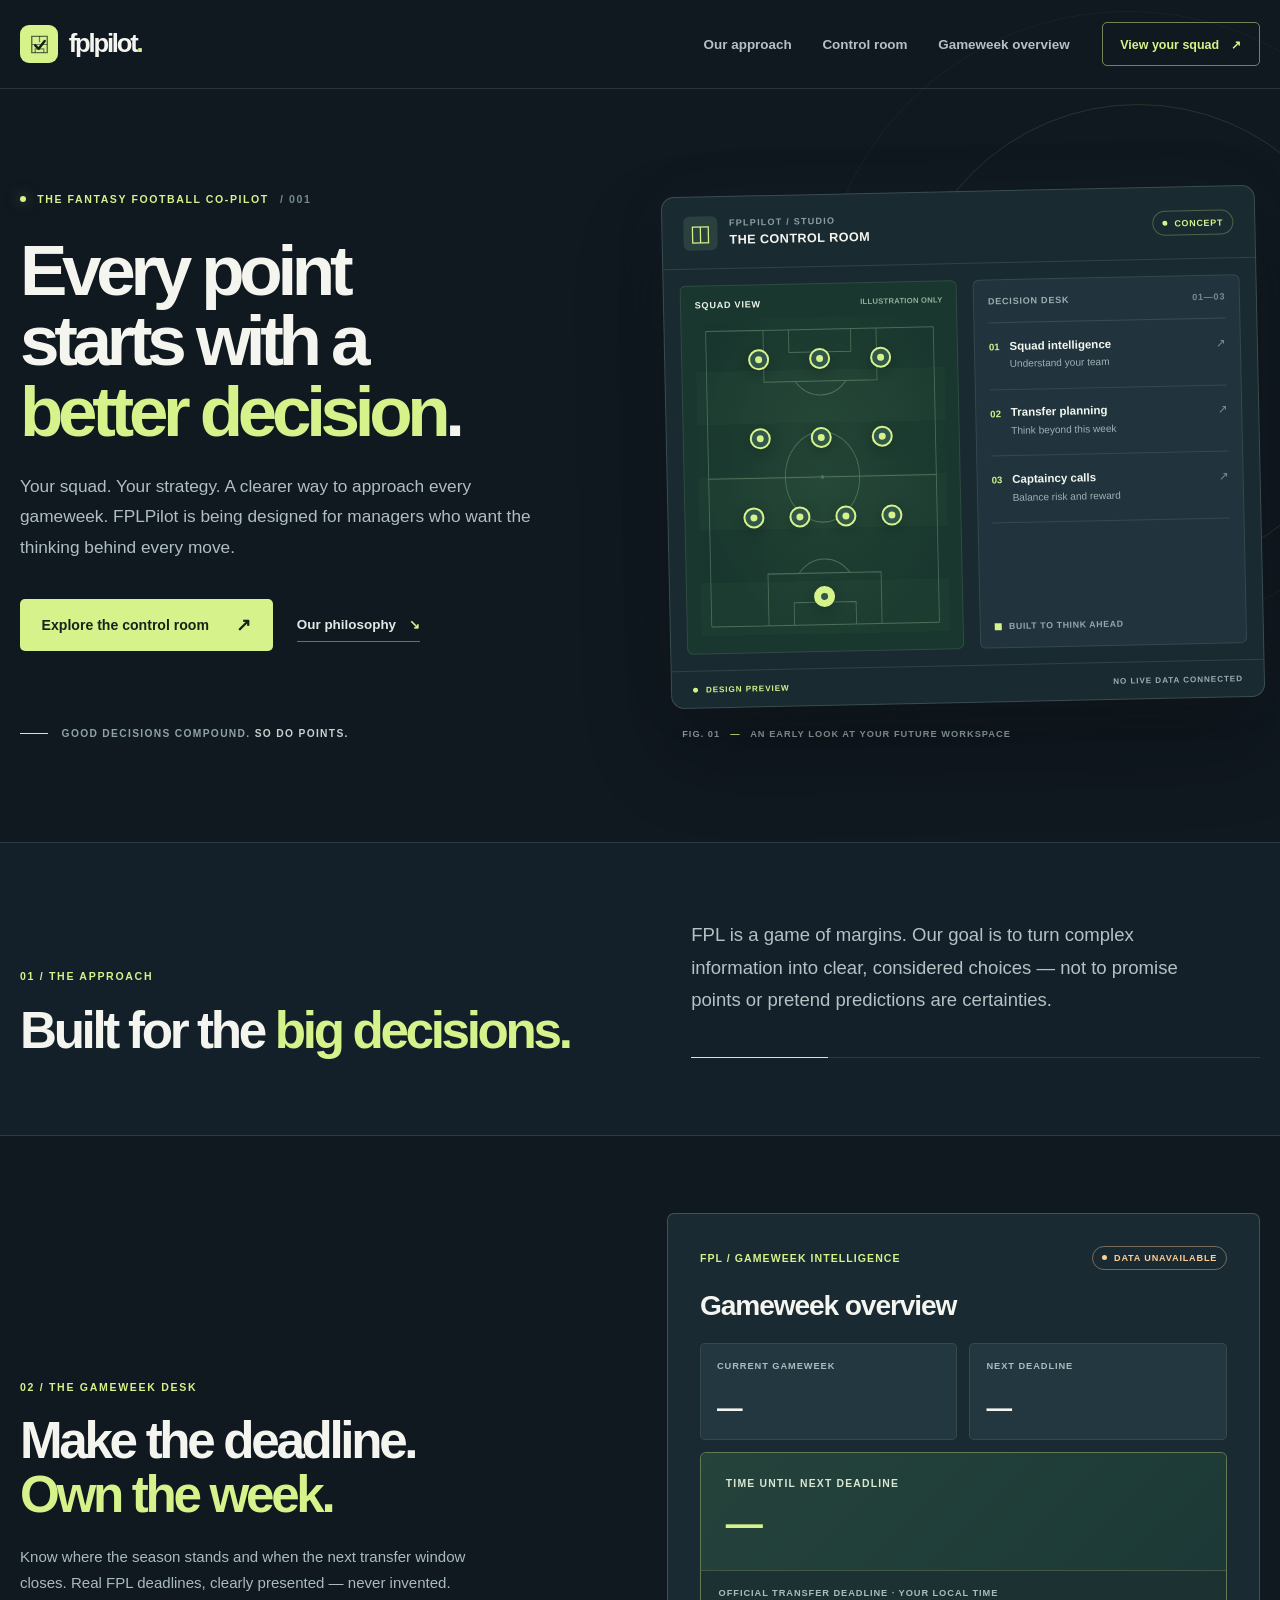
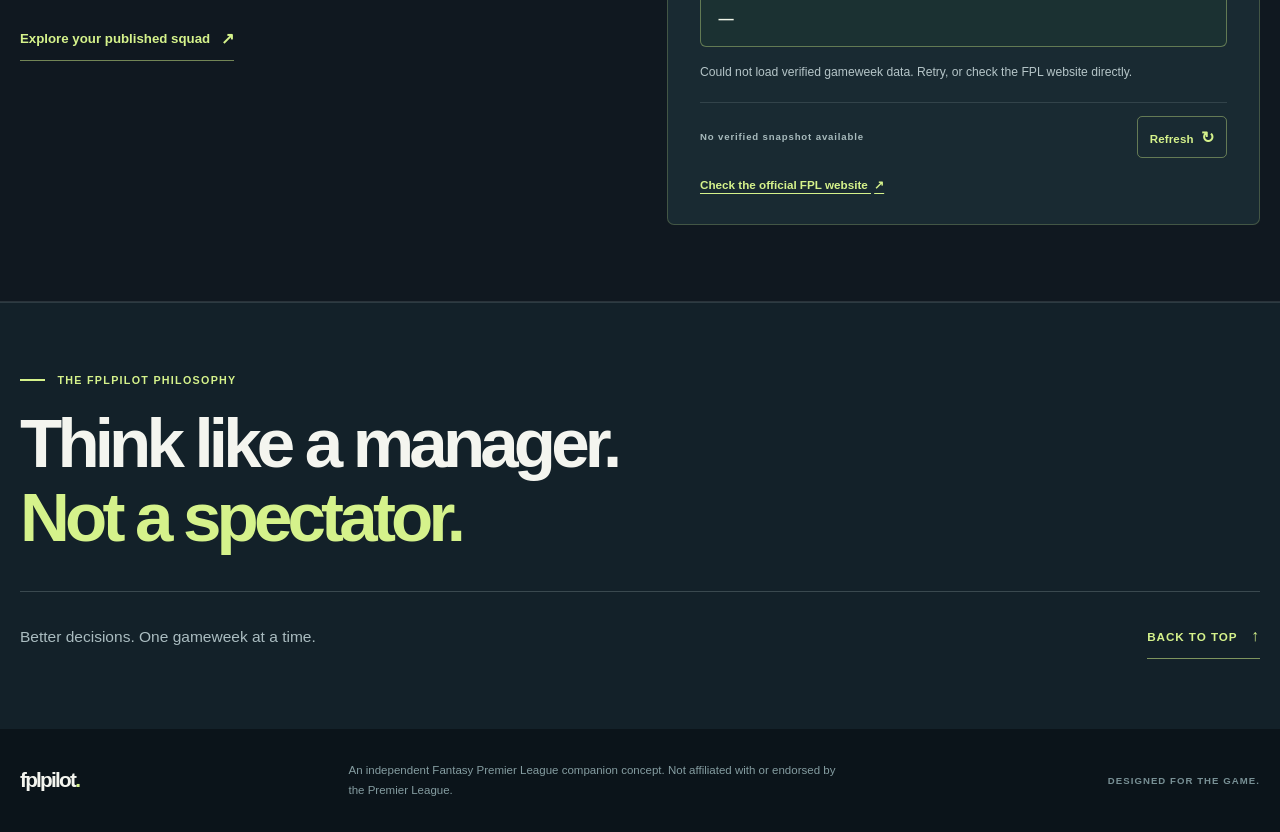
<file: index.html>
<!doctype html>
<html lang="en">
<head>
  <meta charset="utf-8">
  <meta name="viewport" content="width=device-width, initial-scale=1, viewport-fit=cover">
  <meta name="theme-color" content="#101820">
  <meta name="description" content="FPLPilot — a thoughtfully designed home for smarter Fantasy Premier League decisions. Discover the future of your gameweek control room.">
  <title>FPLPilot — Every Point Starts With a Better Decision</title>
  <link rel="icon" href="favicon.svg" type="image/svg+xml">
  <link rel="stylesheet" href="styles.css">
  <script src="gameweek.js" defer></script>
</head>
<body>
  <a class="skip-link" href="#main">Skip to content</a>
  <div class="site-shell" id="top">
    <header class="site-header">
      <div class="container header-inner">
        <a class="brand" href="#top" aria-label="FPLPilot — back to top">
          <span class="brand-mark" aria-hidden="true">
            <svg viewBox="0 0 36 36" fill="none" focusable="false">
              <path d="M9 8.5h18v19H9z" stroke="currentColor" stroke-width="1.6" opacity=".64"/>
              <path d="M9 18h18M18 8.5v7M13 27.5v-4.5h10v4.5" stroke="currentColor" stroke-width="1.4" opacity=".55"/>
              <path d="m13 19 4 4 7-9" stroke="currentColor" stroke-width="2.8" stroke-linecap="round" stroke-linejoin="round"/>
            </svg>
          </span>
          <span class="brand-word">fplpilot<span class="brand-period">.</span></span>
        </a>

        <nav class="desktop-nav" aria-label="Main navigation">
          <a href="#about">Our approach</a>
          <a href="#workspace">Control room</a>
          <a href="#roadmap">Gameweek overview</a>
        </nav>
        <a class="header-link" href="squad.html">View your squad <span aria-hidden="true">↗</span></a>

        <details class="mobile-nav">
          <summary aria-label="Open navigation menu">
            <span class="menu-lines" aria-hidden="true"><span></span><span></span></span>
          </summary>
          <nav class="mobile-nav-panel" aria-label="Mobile navigation">
            <a href="#about">Our approach</a>
            <a href="#workspace">Control room</a>
            <a href="#roadmap">Gameweek overview</a>
            <a href="squad.html">Squad intelligence</a>
          </nav>
        </details>
      </div>
    </header>

    <main id="main">
      <section class="hero container" aria-labelledby="hero-title">
        <div class="hero-copy">
          <div class="eyebrow"><span class="signal-dot" aria-hidden="true"></span> THE FANTASY FOOTBALL CO-PILOT <span class="eyebrow-index">/ 001</span></div>
          <h1 id="hero-title">Every point starts with a <em>better decision<span class="heading-stop">.</span></em></h1>
          <p class="hero-description"><span class="hero-description-full">Your squad. Your strategy. A clearer way to approach every gameweek. FPLPilot is being designed for managers who want the thinking behind every move.</span><span class="hero-description-compact">Smarter strategy for every gameweek.</span></p>
          <div class="hero-actions">
            <a class="button button-primary" href="#workspace">Explore the control room <span aria-hidden="true">↗</span></a>
            <a class="text-link" href="#about">Our philosophy <span aria-hidden="true">↘</span></a>
          </div>
          <div class="hero-footnote"><span class="hero-footnote-line" aria-hidden="true"></span><span>GOOD DECISIONS COMPOUND. <strong>SO DO POINTS.</strong></span></div>
        </div>

        <div class="hero-visual" id="workspace">
          <div class="visual-orbit orbit-one" aria-hidden="true"></div>
          <div class="visual-orbit orbit-two" aria-hidden="true"></div>
          <div class="studio-card">
            <div class="studio-topline">
              <div class="studio-title-group">
                <span class="studio-symbol" aria-hidden="true">◫</span>
                <div><span class="studio-kicker">FPLPILOT / STUDIO</span><strong>THE CONTROL ROOM</strong></div>
              </div>
              <span class="preview-tag"><span aria-hidden="true"></span> CONCEPT</span>
            </div>

            <div class="studio-content">
              <div class="pitch-panel">
                <div class="panel-heading"><span>SQUAD VIEW</span><span class="panel-subheading">ILLUSTRATION ONLY</span></div>
                <div class="pitch" aria-label="Abstract football pitch showing placeholder player positions">
                  <svg class="pitch-lines" viewBox="0 0 320 340" preserveAspectRatio="none" aria-hidden="true" focusable="false">
                    <rect x="13" y="13" width="294" height="314" rx="1" />
                    <path d="M13 170h294" />
                    <circle cx="160" cy="170" r="48"/>
                    <circle cx="160" cy="170" r="2" fill="currentColor" stroke="none"/>
                    <path d="M87 13v55h146V13M120 13v24h80V13M87 327v-55h146v55M120 327v-24h80v24"/>
                    <path d="M127 68a44 44 0 0 0 66 0M127 272a44 44 0 0 1 66 0"/>
                  </svg>
                  <div class="formation" aria-hidden="true">
                    <div class="formation-row"><i></i><i></i><i></i></div>
                    <div class="formation-row"><i></i><i></i><i></i></div>
                    <div class="formation-row"><i></i><i></i><i></i><i></i></div>
                    <div class="formation-row goalkeeper"><i></i></div>
                  </div>
                </div>
              </div>
              <div class="decision-panel">
                <span class="panel-heading">DECISION DESK <span>01—03</span></span>
                <div class="decision-item"><span class="decision-number">01</span><span class="mobile-decision-icon" aria-hidden="true"><svg viewBox="0 0 32 32" fill="none" focusable="false"><path d="M7 4h18v24H7zM7 16h18M16 4v6M12 28v-6h8v6" stroke="currentColor" stroke-width="1.8" stroke-linecap="round"/><circle cx="16" cy="16" r="3.5" stroke="currentColor" stroke-width="1.8"/></svg></span><div><strong>Squad intelligence</strong><small>Understand your team</small><span class="mobile-label">Squad</span></div><span class="decision-arrow" aria-hidden="true">↗</span></div>
                <div class="decision-item"><span class="decision-number">02</span><span class="mobile-decision-icon" aria-hidden="true"><svg viewBox="0 0 32 32" fill="none" focusable="false"><path d="M6 11h20m-6-6 6 6-6 6M26 21H6m6-6-6 6 6 6" stroke="currentColor" stroke-width="2" stroke-linejoin="round" stroke-linecap="round"/></svg></span><div><strong>Transfer planning</strong><small>Think beyond this week</small><span class="mobile-label">Transfers</span></div><span class="decision-arrow" aria-hidden="true">↗</span></div>
                <div class="decision-item"><span class="decision-number">03</span><span class="mobile-decision-icon" aria-hidden="true"><svg viewBox="0 0 32 32" fill="none" focusable="false"><path d="m4 11 6 5 6-10 6 10 6-5-3.5 15h-17L4 11Zm6 11h12" stroke="currentColor" stroke-width="1.8" stroke-linejoin="round" stroke-linecap="round"/></svg></span><div><strong>Captaincy calls</strong><small>Balance risk and reward</small><span class="mobile-label">Captaincy</span></div><span class="decision-arrow" aria-hidden="true">↗</span></div>
                <div class="decision-bottom"><span class="tiny-square" aria-hidden="true"></span> BUILT TO THINK AHEAD</div>
              </div>
            </div>
            <div class="studio-footer"><span><span class="footer-status" aria-hidden="true"></span> DESIGN PREVIEW</span><span>NO LIVE DATA CONNECTED</span></div>
          </div>
          <span class="visual-caption">FIG. 01 <span>—</span> AN EARLY LOOK AT YOUR FUTURE WORKSPACE</span>
        </div>
      </section>

      <section class="principles-band" id="about" aria-labelledby="principles-title">
        <div class="container principles-inner">
          <div class="band-heading"><span class="section-index">01 / THE APPROACH</span><h2 id="principles-title">Built for the <em>big decisions.</em></h2></div>
          <div class="band-body"><p>FPL is a game of margins. Our goal is to turn complex information into clear, considered choices — not to promise points or pretend predictions are certainties.</p><span class="band-rule" aria-hidden="true"></span></div>
        </div>
      </section>

      <section class="roadmap-section" id="roadmap" aria-labelledby="roadmap-title">
        <div class="container roadmap-layout">
          <div class="roadmap-intro">
            <span class="section-index">02 / THE GAMEWEEK DESK</span>
            <h2 id="roadmap-title">Make the deadline. <em>Own the week.</em></h2>
            <p>Know where the season stands and when the next transfer window closes. Real FPL deadlines, clearly presented — never invented.</p>
            <a class="squad-entry-link" href="squad.html">Explore your published squad <span aria-hidden="true">↗</span></a>
          </div>

          <div class="roadmap-milestone gameweek-panel" id="gameweek-panel" aria-labelledby="milestone-title" aria-busy="true" data-state="loading">
            <div class="milestone-header">
              <span class="milestone-number">FPL / GAMEWEEK INTELLIGENCE</span>
              <span class="milestone-status"><span class="milestone-dot" aria-hidden="true"></span><span id="gw-status">CHECKING DATA</span></span>
            </div>
            <div class="gameweek-body">
              <h3 id="milestone-title">Gameweek overview</h3>
              <div class="gameweek-metrics">
                <div class="gameweek-metric">
                  <span class="metric-label">CURRENT GAMEWEEK</span>
                  <strong class="metric-value" id="gw-current">—</strong>
                </div>
                <div class="gameweek-metric">
                  <span class="metric-label">NEXT DEADLINE</span>
                  <strong class="metric-value" id="gw-next">—</strong>
                </div>
              </div>
              <div class="deadline-box">
                <div class="deadline-countdown">
                  <span class="metric-label countdown-label">TIME UNTIL NEXT DEADLINE</span>
                  <strong class="countdown-value" id="gw-clock" aria-label="Time until the next deadline">—</strong>
                </div>
                <div class="deadline-date">
                  <span class="metric-label">OFFICIAL TRANSFER DEADLINE · YOUR LOCAL TIME</span>
                  <time id="gw-deadline">—</time>
                </div>
              </div>
              <p class="gameweek-note" id="gw-note" role="status" aria-live="polite">Loading official FPL gameweek details…</p>
            </div>
            <div class="milestone-footer gameweek-footer">
              <span id="gw-updated">Checking official source…</span>
              <button class="gameweek-retry" id="gw-retry" type="button">Refresh <span aria-hidden="true">↻</span></button>
            </div>
            <a class="gameweek-source" href="https://fantasy.premierleague.com/" target="_blank" rel="noopener noreferrer">Check the official FPL website <span aria-hidden="true">↗</span></a>
          </div>
        </div>
      </section>

      <section class="closing-section" aria-labelledby="closing-title">
        <div class="container closing-inner">
          <div class="closing-eyebrow">
            <span class="closing-eyebrow-rule" aria-hidden="true"></span>
            <span>THE FPLPILOT PHILOSOPHY</span>
          </div>
          <h2 id="closing-title">Think like a manager.<br><em>Not a spectator.</em></h2>
          <div class="closing-bottom">
            <p>Better decisions. One gameweek at a time.</p>
            <a class="closing-link" href="#top">BACK TO TOP <span aria-hidden="true">↑</span></a>
          </div>
        </div>
      </section>
    </main>

    <footer class="site-footer">
      <div class="container footer-inner">
        <a class="brand brand-small" href="#top" aria-label="FPLPilot — back to top"><span class="brand-word">fplpilot<span class="brand-period">.</span></span></a>
        <p>An independent Fantasy Premier League companion concept. Not affiliated with or endorsed by the Premier League.</p>
        <span>DESIGNED FOR THE GAME.</span>
      </div>
    </footer>
  </div>
</body>
</html>
</file>
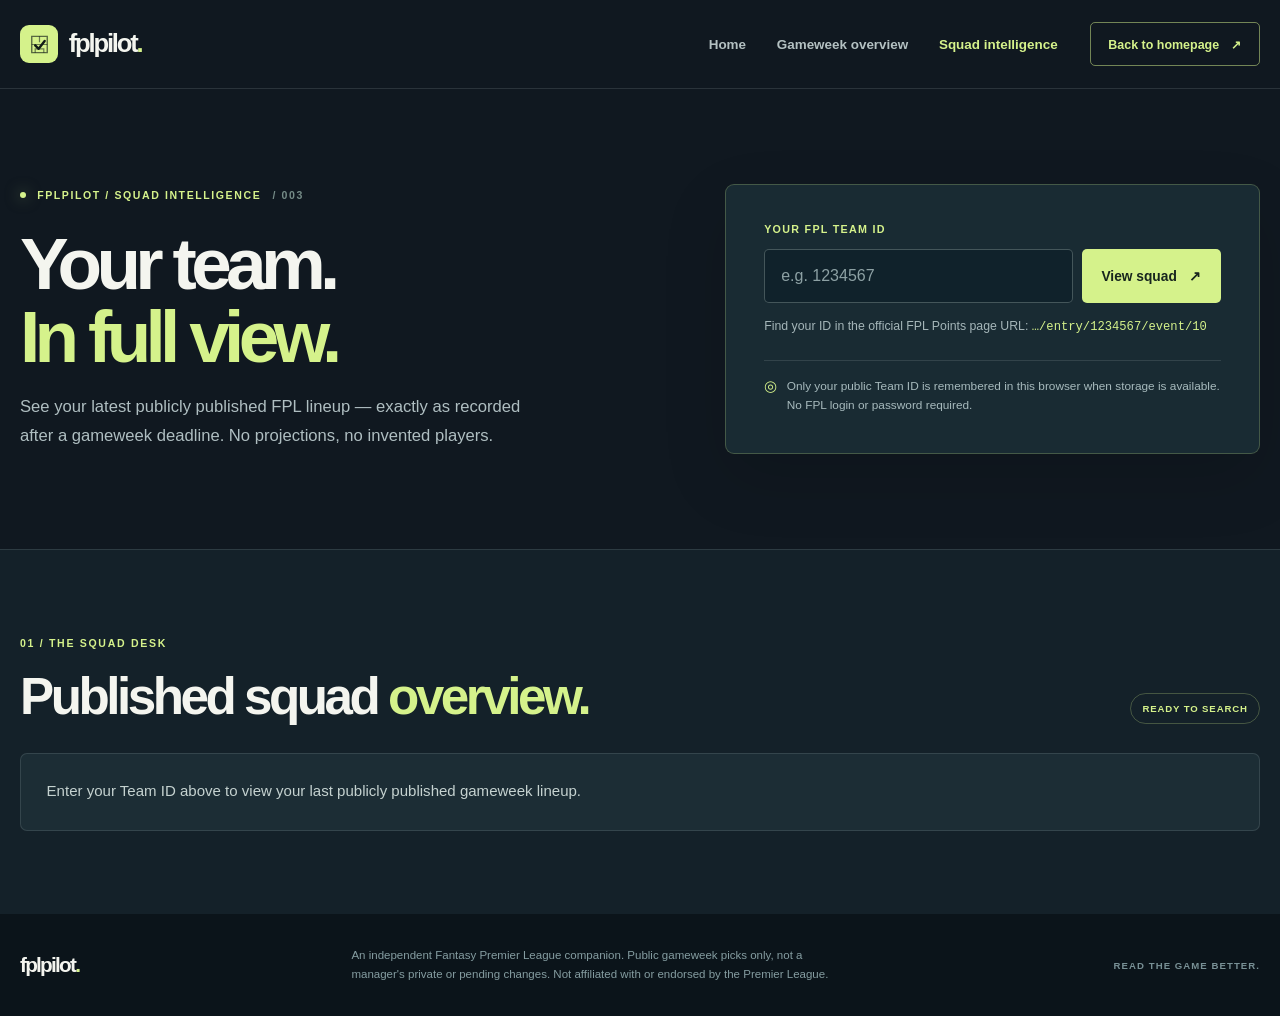
<file: squad.html>
<!doctype html>
<html lang="en">
<head>
  <meta charset="utf-8">
  <meta name="viewport" content="width=device-width, initial-scale=1, viewport-fit=cover">
  <meta name="theme-color" content="#101820">
  <meta name="description" content="View your published Fantasy Premier League squad by Team ID. Real players and positions, with no predictions or invented data.">
  <title>Squad Intelligence — FPLPilot</title>
  <link rel="icon" href="favicon.svg" type="image/svg+xml">
  <link rel="stylesheet" href="styles.css">
  <link rel="stylesheet" href="squad.css?v=3.8.0">
  <script src="squad.js?v=3.7.0" defer></script>
  <script src="squad-nav.js?v=3.5.0" defer></script>
</head>
<body>
  <a class="skip-link" href="#main">Skip to content</a>
  <div class="site-shell" id="top">
    <header class="site-header">
      <div class="container header-inner">
        <a class="brand" href="./" aria-label="FPLPilot — back to homepage">
          <span class="brand-mark" aria-hidden="true">
            <svg viewBox="0 0 36 36" fill="none" focusable="false">
              <path d="M9 8.5h18v19H9z" stroke="currentColor" stroke-width="1.6" opacity=".64"/>
              <path d="M9 18h18M18 8.5v7M13 27.5v-4.5h10v4.5" stroke="currentColor" stroke-width="1.4" opacity=".55"/>
              <path d="m13 19 4 4 7-9" stroke="currentColor" stroke-width="2.8" stroke-linecap="round" stroke-linejoin="round"/>
            </svg>
          </span>
          <span class="brand-word">fplpilot<span class="brand-period">.</span></span>
        </a>
        <nav class="desktop-nav" aria-label="Main navigation">
          <a href="./">Home</a>
          <a href="./#roadmap">Gameweek overview</a>
          <a href="squad.html" aria-current="page">Squad intelligence</a>
        </nav>
        <a class="header-link" href="./">Back to homepage <span aria-hidden="true">↗</span></a>
        <details class="mobile-nav">
          <summary aria-label="Open navigation menu">
            <span class="menu-lines" aria-hidden="true"><span></span><span></span></span>
          </summary>
          <nav class="mobile-nav-panel" aria-label="Mobile navigation">
            <a href="./">Home</a>
            <a href="./#roadmap">Gameweek overview</a>
            <a href="squad.html" aria-current="page">Squad intelligence</a>
          </nav>
        </details>
      </div>
    </header>

    <main id="main">
      <section class="squad-lead container" aria-labelledby="squad-title">
        <div class="squad-lead-copy">
          <div class="eyebrow"><span class="signal-dot" aria-hidden="true"></span> FPLPILOT / SQUAD INTELLIGENCE <span class="eyebrow-index">/ 003</span></div>
          <h1 id="squad-title">Your team.<br><em>In full view.</em></h1>
          <p>See your latest publicly published FPL lineup — exactly as recorded after a gameweek deadline. No projections, no invented players.</p>
        </div>
        <div class="squad-search">
          <div class="saved-team" id="saved-team" hidden aria-labelledby="saved-team-heading">
            <div class="saved-team-topline">
              <span class="saved-team-eyebrow">YOUR SAVED TEAM</span>
              <span class="saved-team-device"><span aria-hidden="true">●</span> THIS BROWSER</span>
            </div>
            <div class="saved-team-identity">
              <span class="saved-team-symbol" aria-hidden="true">✓</span>
              <div class="saved-team-info">
                <h2 id="saved-team-heading">Your FPL squad</h2>
                <p id="saved-team-id">FPL Team ID —</p>
              </div>
            </div>
            <div class="saved-team-actions">
              <button type="button" class="saved-team-reload" id="saved-team-reload">Reload squad <span aria-hidden="true">↻</span></button>
              <button type="button" class="saved-team-change" id="saved-team-change" aria-controls="squad-form">Change team</button>
            </div>
            <button type="button" class="saved-team-forget" id="saved-team-forget">Forget saved Team ID on this device</button>
          </div>
          <form id="squad-form" novalidate>
            <label for="team-id">YOUR FPL TEAM ID</label>
            <div class="squad-form-row">
              <input type="text" id="team-id" name="team" inputmode="numeric" autocomplete="off" maxlength="9" spellcheck="false" placeholder="e.g. 1234567" required aria-describedby="team-id-help">
              <button type="submit" id="squad-submit">View squad <span aria-hidden="true">↗</span></button>
            </div>
            <p id="team-id-help">Find your ID in the official FPL Points page URL: <code>…/entry/1234567/event/10</code></p>
          </form>
          <div class="squad-privacy"><span aria-hidden="true">◎</span><span>Only your public Team ID is remembered in this browser when storage is available. No FPL login or password required.</span></div>
        </div>
      </section>

      <section class="squad-results-section" aria-labelledby="results-title">
        <div class="container">
          <div class="squad-results-heading">
            <div>
              <span class="section-index">01 / THE SQUAD DESK</span>
              <h2 id="results-title">Published squad <em>overview.</em></h2>
            </div>
            <span class="squad-results-tag" id="squad-state">READY TO SEARCH</span>
          </div>

          <div class="squad-message" id="squad-message" role="status" aria-live="polite">
            Enter your Team ID above to view your last publicly published gameweek lineup.
          </div>

          <div class="squad-data" id="squad-data" hidden>
            <nav class="squad-section-nav" id="squad-quick-nav" aria-label="Squad sections">
              <span class="squad-section-nav-label" aria-hidden="true">ON THIS PAGE</span>
              <div class="squad-section-links">
                <a href="#squad-team-summary" aria-current="location">Team</a>
                <a href="#squad-starting-section">Starting XI</a>
                <a href="#squad-bench-section">Bench</a>
              </div>
            </nav>
            <div class="squad-summary" id="squad-team-summary">
              <div class="squad-summary-name">
                <span class="summary-overline">MANAGER'S TEAM</span>
                <h3 id="squad-team-name">—</h3>
                <span class="squad-summary-sub" id="squad-team-reference">—</span>
              </div>
              <div class="squad-summary-gw">
                <span class="summary-overline">PUBLISHED GAMEWEEK</span>
                <strong id="squad-gameweek">—</strong>
              </div>
            </div>
            <div class="squad-roster">
              <div class="squad-roster-head" id="squad-starting-section"><div><span class="squad-head-line" aria-hidden="true"></span><h3>Starting XI</h3></div><span>11 PLAYERS</span></div>
              <div class="squad-pitch-key" aria-label="Captain markers">
                <span><b class="key-badge" aria-hidden="true">C</b> Captain</span>
                <span><b class="key-badge key-badge-vice" aria-hidden="true">VC</b> Vice captain</span>
                <span class="pitch-key-note">PTS = SEASON TOTAL · £ = CURRENT PRICE (MILLIONS)</span>
              </div>
              <div class="squad-pitch" id="squad-starting" aria-label="Published starting eleven arranged by position"></div>
              <div class="squad-roster-head bench-head" id="squad-bench-section"><div><span class="squad-head-line" aria-hidden="true"></span><h3>Bench</h3></div><span>4 PLAYERS</span></div>
              <div class="squad-bench" id="squad-bench" aria-label="Published bench in order"></div>
            </div>
            <p class="squad-data-context" id="squad-context">—</p>
            <p class="squad-fetched" id="squad-fetched">—</p>
          </div>
        </div>
      </section>
    </main>

    <footer class="site-footer">
      <div class="container footer-inner">
        <a class="brand brand-small" href="./" aria-label="FPLPilot — homepage"><span class="brand-word">fplpilot<span class="brand-period">.</span></span></a>
        <p>An independent Fantasy Premier League companion. Public gameweek picks only, not a manager's private or pending changes. Not affiliated with or endorsed by the Premier League.</p>
        <span>READ THE GAME BETTER.</span>
      </div>
    </footer>
  </div>
</body>
</html>
</file>
<file: styles.css>
/* FPLPilot — Matchday Studio / homepage foundation */
:root {
  color-scheme: dark;
  --bg: #101820;
  --bg-deep: #0d151b;
  --surface: #18262e;
  --surface-raised: #20313a;
  --ink: #f4f5ef;
  --muted: #afbec1;
  --muted-soft: #819398;
  --accent: #d5f28b;
  --border: rgba(215, 233, 229, 0.13);
  --font: -apple-system, BlinkMacSystemFont, "Segoe UI", "Helvetica Neue", Arial, sans-serif;
}

*, *::before, *::after { box-sizing: border-box; }
html { scroll-behavior: smooth; scroll-padding-top: 5rem; }
body { margin: 0; min-width: 320px; color: var(--ink); background: var(--bg); font-family: var(--font); -webkit-font-smoothing: antialiased; }
a { color: inherit; text-decoration: none; }
svg { display: block; max-width: 100%; }
button, a, summary { -webkit-tap-highlight-color: transparent; }
a:focus-visible, summary:focus-visible { outline: 3px solid var(--accent); outline-offset: 5px; border-radius: 3px; }
::selection { color: #111e1b; background: var(--accent); }
.site-shell { overflow: hidden; }
.container { width: min(100% - 2.5rem, 1392px); margin-inline: auto; }
.skip-link { position: fixed; left: 1rem; top: -10rem; z-index: 999; padding: .8rem 1rem; background: var(--accent); color: var(--bg); font-weight: 700; }
.skip-link:focus { top: 1rem; }

/* Header */
.site-header { position: relative; z-index: 20; border-bottom: 1px solid var(--border); }
.header-inner { min-height: 88px; display: flex; align-items: center; gap: 2rem; }
.brand { display: inline-flex; flex-shrink: 0; align-items: center; gap: .67rem; }
.brand-mark { display: grid; width: 38px; height: 38px; place-items: center; border-radius: 9px; color: #111b17; background: var(--accent); }
.brand-mark svg { width: 31px; height: 31px; }
.brand-word { font-size: 1.6rem; font-weight: 790; letter-spacing: -.085em; line-height: 1; }
.brand-period { color: var(--accent); }
.desktop-nav { display: flex; align-items: center; gap: clamp(1.3rem, 2.4vw, 2.7rem); margin-left: auto; }
.desktop-nav a { color: #b4c1c2; font-size: .84rem; font-weight: 550; transition: color .2s; }
.desktop-nav a:hover { color: var(--ink); }
.header-link { white-space: nowrap; border: 1px solid rgba(213,242,139,.5); border-radius: 5px; padding: .87rem 1.1rem; color: var(--accent); font-size: .78rem; font-weight: 720; transition: background .2s, color .2s; }
.header-link:hover { background: var(--accent); color: var(--bg); }
.header-link span { margin-left: .55rem; }
.mobile-nav { display: none; }

/* Hero */
.hero { display: grid; grid-template-columns: minmax(0,1fr) minmax(0,1.02fr); align-items: center; gap: clamp(2.5rem, 5vw, 6.2rem); padding-block: clamp(5rem, 8vw, 9rem) clamp(5rem, 8vw, 8rem); }
.hero-copy { min-width: 0; }
.eyebrow { display: flex; align-items: center; gap: .7rem; color: var(--accent); font-size: .66rem; font-weight: 780; letter-spacing: .15em; line-height: 1.4; }
.signal-dot { width: 6px; height: 6px; flex-shrink: 0; background: var(--accent); border-radius: 50%; box-shadow: 0 0 15px rgba(213,242,139,.5); }
.eyebrow-index { color: #758b87; }
.hero h1 { max-width: 760px; margin: 1.8rem 0 1.45rem; font-size: clamp(3.4rem, 5.55vw, 6.3rem); line-height: .995; font-weight: 790; letter-spacing: -.075em; text-wrap: balance; }
.hero h1 em, .roadmap-intro h2 em, .band-heading h2 em, .closing-inner h2 em { color: var(--accent); font-style: normal; }
.heading-stop { color: var(--ink); }
.hero-description { max-width: 530px; margin: 0; font-size: clamp(1rem, 1.35vw, 1.12rem); line-height: 1.76; color: var(--muted); }
/* Alternate compact presentation is hidden outside narrow mobile screens. */
.hero-description-compact, .mobile-decision-icon, .mobile-label { display: none; }
.hero-actions { display: flex; flex-wrap: wrap; align-items: center; gap: 1.5rem; margin-top: 2.3rem; }
.button { display: inline-flex; align-items: center; justify-content: center; gap: 1.7rem; min-height: 52px; padding: .9rem 1.35rem; border-radius: 5px; font-size: .88rem; font-weight: 760; transition: background .2s, transform .2s; }
.button:hover { transform: translateY(-2px); }
.button-primary { background: var(--accent); color: #16231b; }
.button-primary:hover { background: #e6ffa6; }
.button span { font-size: 1.12rem; }
.text-link { padding-block: .6rem; font-size: .84rem; font-weight: 700; color: #dfe9e5; border-bottom: 1px solid #5e736f; }
.text-link:hover { color: var(--accent); border-color: var(--accent); }
.text-link span { margin-left: .55rem; color: var(--accent); }
.hero-footnote { display: flex; align-items: center; gap: .85rem; margin-top: clamp(3.4rem, 6vw, 5.7rem); color: #8fa3a4; font-size: .64rem; letter-spacing: .13em; font-weight: 600; }
.hero-footnote strong { color: #c6d2cf; font-weight: 750; }
.hero-footnote-line { height: 1px; width: 28px; background: var(--accent); }

/* Studio concept visual */
.hero-visual { min-width: 0; position: relative; isolation: isolate; scroll-margin-top: 2rem; }
.visual-orbit { pointer-events: none; position: absolute; z-index: -1; border: 1px solid rgba(213,242,139,.12); border-radius: 50%; }
.orbit-one { width: 470px; height: 470px; right: -19%; top: -16%; }
.orbit-two { width: 620px; height: 620px; right: -30%; top: -33%; border-color: rgba(213,242,139,.045); }
.studio-card { overflow: hidden; border: 1px solid rgba(187,218,206,.2); border-radius: 13px; background: #1a2a31; box-shadow: 0 42px 85px rgba(0,0,0,.26), 0 0 70px rgba(115,167,122,.04); transform: rotate(-1.2deg); }
.studio-topline { min-height: 72px; display: flex; align-items: center; justify-content: space-between; gap: .7rem; padding: 1rem 1.3rem; border-bottom: 1px solid rgba(217,239,231,.12); }
.studio-title-group { display: flex; align-items: center; gap: .75rem; min-width: 0; }
.studio-symbol { display: grid; place-items: center; width: 34px; height: 34px; border-radius: 6px; background: #2b413f; color: var(--accent); font-size: 1.4rem; }
.studio-title-group div { display: flex; flex-direction: column; gap: .3rem; }
.studio-kicker { color: #8b9fa4; font-size: .57rem; font-weight: 650; letter-spacing: .13em; }
.studio-title-group strong { font-size: .79rem; font-weight: 790; letter-spacing: .035em; }
.preview-tag { display: inline-flex; align-items: center; gap: .45rem; border: 1px solid rgba(213,242,139,.28); border-radius: 99px; padding: .4rem .58rem; color: var(--accent); font-size: .56rem; font-weight: 760; letter-spacing: .08em; }
.preview-tag span { width: 5px; height: 5px; border-radius: 50%; background: var(--accent); }
.studio-content { display: grid; grid-template-columns: minmax(0, 1.02fr) minmax(0, .98fr); gap: 1rem; padding: 1rem; }
.pitch-panel { display: flex; flex-direction: column; min-width: 0; padding: .86rem; border: 1px solid rgba(218,244,225,.11); border-radius: 6px; background: #19372e; }
.panel-heading { display: flex; justify-content: space-between; align-items: center; gap: .4rem; color: #edf5e9; font-size: .57rem; font-weight: 800; letter-spacing: .08em; white-space: nowrap; }
.panel-subheading { color: #94ae9e; font-size: .48rem; font-weight: 590; letter-spacing: .03em; }
.pitch { position: relative; min-height: 320px; flex: 1; margin-top: .6rem; background: radial-gradient(ellipse at 50% 45%, rgba(94,148,95,.15), transparent 75%), repeating-linear-gradient(180deg, transparent 0, transparent 16.5%, rgba(116,171,115,.045) 16.5%, rgba(116,171,115,.045) 33%); }
.pitch-lines { position: absolute; inset: 0; width: 100%; height: 100%; color: #9ac5a0; fill: none; stroke: currentColor; stroke-width: 1.1; opacity: .37; }
.formation { position: absolute; inset: 8% 13%; display: flex; flex-direction: column; justify-content: space-between; padding: 2% 0; }
.formation-row { display: flex; justify-content: space-around; align-items: center; width: 100%; }
.formation-row i { position: relative; display: block; width: 21px; height: 21px; border: 2px solid #d5f28b; background: #31564b; border-radius: 50%; box-shadow: 0 3px 13px rgba(0,0,0,.22); }
.formation-row i::after { content: ""; position: absolute; inset: 5px; border-radius: 50%; background: var(--accent); }
.formation-row.goalkeeper i { background: #d5f28b; }
.formation-row.goalkeeper i::after { background: #31564b; }
.decision-panel { display: flex; flex-direction: column; min-width: 0; border: 1px solid rgba(218,244,225,.11); border-radius: 6px; padding: 1rem .85rem; background: #21333c; }
.decision-panel .panel-heading { color: #9cadb1; padding-bottom: 1rem; border-bottom: 1px solid rgba(238,247,238,.12); }
.decision-panel .panel-heading span { color: #738c92; }
.decision-item { display: flex; align-items: flex-start; gap: .62rem; border-bottom: 1px solid rgba(238,247,238,.1); padding: 1.04rem 0; min-width: 0; }
.decision-number { color: var(--accent); font-size: .6rem; font-weight: 800; padding-top: .1rem; }
.decision-item div { display: flex; flex-direction: column; gap: .36rem; min-width: 0; flex: 1; }
.decision-item strong { color: #f2f7f1; font-size: .72rem; font-weight: 740; }
.decision-item small { color: #9db1b5; font-size: .63rem; line-height: 1.45; }
.decision-arrow { color: #6e9694; font-size: .72rem; }
.decision-bottom { display: flex; align-items: center; gap: .45rem; margin-top: auto; padding-top: 1.2rem; color: #92a9ad; font-size: .55rem; font-weight: 660; letter-spacing: .07em; }
.tiny-square { width: 7px; height: 7px; background: var(--accent); }
.studio-footer { display: flex; align-items: center; justify-content: space-between; gap: .7rem; border-top: 1px solid rgba(217,239,231,.12); padding: .85rem 1.3rem; font-size: .51rem; font-weight: 700; letter-spacing: .11em; color: #99afb0; }
.studio-footer > span:first-child { display: flex; align-items: center; gap: .5rem; color: var(--accent); }
.footer-status { width: 5px; height: 5px; border-radius: 50%; background: var(--accent); }
.visual-caption { display: block; margin: 1.6rem 0 0 1rem; color: #91a2a5; font-size: .58rem; font-weight: 690; letter-spacing: .11em; }
.visual-caption span { color: var(--accent); margin-inline: .4rem; }

/* Editorial band */
.principles-band { border-top: 1px solid var(--border); border-bottom: 1px solid var(--border); background: #142029; }
.principles-inner { display: grid; grid-template-columns: 1fr 1fr; gap: clamp(3rem, 8vw, 9rem); align-items: end; padding-block: clamp(4rem, 6vw, 6.5rem); }
.section-index { display: inline-block; color: var(--accent); font-size: .66rem; font-weight: 800; letter-spacing: .16em; }
.band-heading h2, .roadmap-intro h2 { margin: 1.2rem 0 0; font-size: clamp(2.5rem, 4vw, 4.8rem); line-height: 1.06; letter-spacing: -.065em; font-weight: 780; text-wrap: balance; }
.band-body p { margin: 0 0 2.5rem; color: #b3c3c4; font-size: clamp(1rem, 1.45vw, 1.22rem); line-height: 1.75; max-width: 530px; }
.band-rule { display: block; height: 1px; width: 100%; background: linear-gradient(90deg, var(--accent) 0 24%, var(--border) 24% 100%); }

/* Compact editorial roadmap */
.roadmap-section { padding-block: clamp(4rem, 6vw, 6.5rem); border-bottom: 1px solid var(--border); }
.roadmap-layout { display: grid; grid-template-columns: minmax(0, 1fr) minmax(0, 1.04fr); gap: clamp(2.5rem, 6vw, 7rem); align-items: center; }
.roadmap-intro { min-width: 0; }
.roadmap-intro h2 { max-width: 630px; }
.roadmap-intro p { max-width: 475px; margin: 1.35rem 0 0; color: #a9bbbe; line-height: 1.75; font-size: clamp(.94rem, 1.15vw, 1.05rem); }
.squad-entry-link { display: inline-flex; align-items: center; gap: .65rem; min-height: 44px; margin-top: 1.25rem; border-bottom: 1px solid rgba(213,242,139,.5); padding: .55rem 0; color: var(--accent); font-size: .83rem; font-weight: 750; }
.squad-entry-link:hover { border-color: var(--accent); }
.squad-entry-link span { font-size: 1rem; }
.roadmap-milestone { display: flex; flex-direction: column; gap: clamp(1.9rem, 3.4vw, 3rem); min-width: 0; padding: clamp(1.4rem, 2.5vw, 2.25rem); border: 1px solid rgba(213,242,139,.22); border-radius: 7px; background: #192a32; }
.milestone-header, .milestone-footer { display: flex; align-items: center; justify-content: space-between; gap: .9rem; }
.milestone-number { color: var(--accent); font-size: .66rem; font-weight: 790; letter-spacing: .1em; }
.milestone-status { display: inline-flex; align-items: center; gap: .45rem; flex-shrink: 0; border: 1px solid rgba(213,242,139,.28); padding: .38rem .55rem; border-radius: 99px; color: #d5f28b; font-size: .57rem; font-weight: 770; letter-spacing: .09em; }
.milestone-dot { width: 5px; height: 5px; border-radius: 50%; background: var(--accent); }
.milestone-icon { display: grid; place-items: center; width: 46px; height: 46px; margin-bottom: 1.3rem; border: 1px solid rgba(213,242,139,.22); border-radius: 8px; background: #263e40; color: var(--accent); }
.milestone-icon svg { width: 29px; height: 29px; }
.milestone-body h3 { margin: 0 0 .65rem; color: var(--ink); font-size: clamp(1.42rem, 2.2vw, 2rem); line-height: 1.15; letter-spacing: -.045em; }
.milestone-body p { max-width: 370px; margin: 0; color: #b1c3c5; font-size: .91rem; line-height: 1.68; }
.milestone-footer { padding-top: 1rem; border-top: 1px solid var(--border); color: #a8bbbd; font-size: .6rem; font-weight: 720; letter-spacing: .09em; }
.milestone-footer-mark { color: var(--accent); font-size: 1.15rem; }

/* Live gameweek overview — fits the existing editorial milestone card. */
.gameweek-panel { gap: 1.2rem; }
.gameweek-panel .milestone-status { max-width: 50%; }
.gameweek-panel[data-state="delayed"] .milestone-status,
.gameweek-panel[data-state="error"] .milestone-status { color: #ffce96; border-color: rgba(255,206,150,.4); }
.gameweek-panel[data-state="delayed"] .milestone-dot,
.gameweek-panel[data-state="error"] .milestone-dot { background: #ffce96; }
.gameweek-body h3 { margin: 0 0 1.25rem; font-size: clamp(1.45rem, 2.2vw, 2rem); line-height: 1.2; letter-spacing: -.04em; }
.gameweek-metrics { display: grid; grid-template-columns: repeat(2, minmax(0, 1fr)); gap: .75rem; margin-bottom: .75rem; }
.gameweek-metric { display: flex; flex-direction: column; justify-content: space-between; min-width: 0; min-height: 97px; gap: .6rem; padding: 1rem; border: 1px solid rgba(213,242,139,.1); border-radius: 5px; background: #233741; }
.metric-label { display: block; color: #a9bcbf; font-size: .58rem; font-weight: 760; line-height: 1.4; letter-spacing: .1em; }
.metric-value { color: var(--ink); font-size: clamp(1.45rem, 2vw, 1.8rem); font-weight: 780; font-variant-numeric: tabular-nums; letter-spacing: -.045em; line-height: 1.1; }
/* Countdown is the focal point; date remains a clearly separated secondary detail. */
.deadline-box { overflow: hidden; border: 1px solid rgba(213,242,139,.38); border-radius: 6px; background: #1b3132; }
.deadline-countdown { padding: clamp(1.1rem, 2.6vw, 1.55rem); background: linear-gradient(135deg, #25433b, #1c3937); }
.deadline-countdown .countdown-label { color: #d8e7d4; font-size: .65rem; letter-spacing: .115em; }
.countdown-value { display: block; margin-top: .65rem; color: var(--accent); font-size: clamp(1.7rem, 2.9vw, 2.65rem); line-height: 1.16; font-weight: 800; letter-spacing: -.045em; font-variant-numeric: tabular-nums; overflow-wrap: anywhere; }
.deadline-date { display: flex; flex-direction: column; gap: .5rem; padding: 1rem 1.1rem; border-top: 1px solid rgba(213,242,139,.2); }
.deadline-date time { color: #f0f5e8; font-size: .95rem; font-weight: 680; line-height: 1.45; }
.gameweek-note { margin: 1rem 0 0; color: #b5c5c8; font-size: .76rem; line-height: 1.6; }
.gameweek-footer { align-items: center; flex-wrap: wrap; gap: .65rem; padding-top: .85rem; }
.gameweek-footer > span { max-width: 100%; overflow-wrap: anywhere; line-height: 1.55; }
.gameweek-retry { min-height: 42px; flex: 0 0 auto; padding: .5rem .75rem; border: 1px solid rgba(213,242,139,.4); border-radius: 5px; background: transparent; color: var(--accent); font: inherit; font-size: .72rem; font-weight: 750; letter-spacing: .01em; cursor: pointer; transition: background .2s; }
.gameweek-retry span { margin-left: .25rem; font-size: 1rem; }
.gameweek-retry:hover { background: rgba(213,242,139,.09); }
.gameweek-retry:focus-visible { outline: 3px solid var(--accent); outline-offset: 3px; }
.gameweek-retry:disabled { cursor: wait; opacity: .5; }
.gameweek-source { align-self: flex-start; color: #d5f28b; font-size: .73rem; font-weight: 690; text-decoration: underline; text-underline-offset: 4px; }
.gameweek-source:hover { color: #edffc1; }
.gameweek-source span { padding-left: .2rem; }

/* Closing + footer */
.closing-section { background: #132129; color: var(--ink); border-top: 1px solid var(--border); }
.closing-inner { padding-block: clamp(3.5rem, 5.5vw, 5.5rem); }
.closing-eyebrow { display: flex; align-items: center; gap: .78rem; color: var(--accent); font-size: .67rem; font-weight: 790; letter-spacing: .12em; }
.closing-eyebrow-rule { display: block; width: 25px; height: 2px; flex: 0 0 auto; background: var(--accent); }
.closing-inner h2 { max-width: 1000px; margin: 1.3rem 0 2.3rem; font-size: clamp(2.5rem, 5.4vw, 5.5rem); line-height: 1.07; font-weight: 790; letter-spacing: -.07em; text-wrap: balance; }
.closing-inner h2 em { color: var(--accent); }
.closing-bottom { display: flex; align-items: center; justify-content: space-between; gap: 1.4rem; padding-top: 1.4rem; border-top: 1px solid rgba(215, 233, 229, .2); }
.closing-bottom p { margin: 0; color: #aabcc0; font-size: .97rem; line-height: 1.5; }
.closing-link { display: inline-flex; align-items: center; gap: .85rem; min-height: 44px; flex-shrink: 0; border-bottom: 1px solid rgba(213,242,139,.55); padding: .55rem 0; color: var(--accent); font-size: .73rem; font-weight: 760; letter-spacing: .08em; transition: border-color .2s, color .2s; }
.closing-link:hover { border-color: var(--accent); color: #edffc1; }
.closing-link span { font-size: 1rem; }
.site-footer { background: #0b141a; }
.footer-inner { display: flex; align-items: center; gap: 3rem; justify-content: space-between; padding-block: 2rem max(2rem, env(safe-area-inset-bottom)); }
.brand-small .brand-word { font-size: 1.3rem; }
.footer-inner p { max-width: 490px; margin: 0; color: #859da1; font-size: .72rem; line-height: 1.7; }
.footer-inner > span { white-space: nowrap; color: #789095; font-size: .6rem; font-weight: 700; letter-spacing: .11em; }

@media (max-width: 1190px) {
  .desktop-nav { gap: 1.1rem; }
  .hero { gap: 2.5rem; }
  .studio-content { gap: .7rem; padding: .7rem; }
  .pitch { min-height: 280px; }
  .decision-item { gap: .4rem; }
  .decision-item strong { font-size: .66rem; }
}
@media (max-width: 1010px) {
  .hero { grid-template-columns: 1fr; padding-top: 5rem; gap: 4.5rem; }
  .hero-copy { max-width: 760px; }
  .hero h1 { font-size: clamp(3.7rem, 8vw, 6rem); }
  .hero-visual { width: min(100%, 730px); margin: 0 auto; }
  .pitch { min-height: 330px; }
}
@media (max-width: 780px) {
  .header-inner { min-height: 74px; }
  .desktop-nav, .header-link { display: none; }
  .mobile-nav { position: relative; display: block; margin-left: auto; }
  .mobile-nav summary { display: grid; place-items: center; width: 44px; height: 44px; cursor: pointer; border: 1px solid var(--border); border-radius: 5px; list-style: none; }
  .mobile-nav summary::-webkit-details-marker { display: none; }
  .menu-lines { display: grid; gap: 6px; }
  .menu-lines span { width: 19px; height: 2px; background: var(--ink); transition: transform .2s; }
  .mobile-nav[open] .menu-lines span:first-child { transform: translateY(4px) rotate(45deg); }
  .mobile-nav[open] .menu-lines span:last-child { transform: translateY(-4px) rotate(-45deg); }
  .mobile-nav-panel { position: absolute; z-index: 10; right: 0; top: calc(100% + .6rem); width: min(80vw, 280px); padding: .35rem; background: #203039; border: 1px solid rgba(213,242,139,.2); border-radius: 8px; box-shadow: 0 20px 35px #0005; }
  .mobile-nav-panel a { display: block; padding: .98rem 1rem; border-bottom: 1px solid var(--border); font-size: .93rem; }
  .mobile-nav-panel a:last-child { border-bottom: 0; }
  .mobile-nav-panel a:hover { color: var(--accent); }
  .principles-inner { grid-template-columns: 1fr; gap: 2rem; }
  .band-body p { margin-bottom: 1.5rem; }
  .roadmap-layout { grid-template-columns: 1fr; gap: 2rem; }
  .roadmap-intro p { max-width: 550px; }
  .footer-inner { align-items: start; flex-wrap: wrap; gap: 1.1rem; }
  .footer-inner p { order: 3; flex-basis: 100%; }
}
@media (max-width: 540px) {
  .container { width: min(100% - 2.25rem, 1392px); }
  .brand-word { font-size: 1.48rem; }

  /* Editorial headline and full-width primary action, without the extra mobile scroll. */
  .hero { padding-top: 3.1rem; padding-bottom: 3.5rem; gap: 2.25rem; }
  .eyebrow { font-size: .56rem; gap: .46rem; letter-spacing: .095em; }
  .hero h1 { margin: 1.1rem 0 1rem; font-size: clamp(2.48rem, 10.6vw, 3.65rem); line-height: 1.035; letter-spacing: -.069em; }
  .hero-description { font-size: .96rem; line-height: 1.6; }
  .hero-description-full { display: none; }
  .hero-description-compact { display: inline; }
  .hero-actions { display: block; margin-top: 1.4rem; }
  .hero-actions .button { display: flex; width: 100%; min-height: 52px; padding: .92rem 1.05rem; font-size: .84rem; gap: .8rem; }
  .hero-actions .text-link, .hero-footnote { display: none; }

  /* Reuse the existing decision items as three small cards; desktop studio is untouched. */
  .studio-card { transform: none; }
  .studio-topline { min-height: 61px; padding: .75rem .85rem; }
  .studio-symbol { width: 27px; height: 27px; font-size: 1rem; }
  .studio-title-group { gap: .46rem; }
  .studio-title-group strong { font-size: .65rem; }
  .studio-kicker { font-size: .49rem; }
  .preview-tag { padding: .35rem .45rem; font-size: .49rem; }
  .studio-content { display: block; padding: .65rem; }
  .pitch-panel { display: none; }
  .decision-panel { display: grid; grid-template-columns: repeat(3, minmax(0, 1fr)); gap: .5rem; padding: 0; border: 0; background: transparent; }
  .decision-panel .panel-heading, .decision-bottom, .decision-number, .decision-arrow, .decision-item strong, .decision-item small { display: none; }
  .decision-item { display: flex; flex-direction: column; align-items: center; justify-content: center; gap: .55rem; min-width: 0; min-height: 100px; padding: .8rem .2rem; border: 1px solid rgba(213,242,139,.09); border-radius: 6px; background: #293b42; text-align: center; }
  .decision-item div { align-items: center; gap: 0; width: 100%; }
  .mobile-decision-icon { display: block; width: 27px; height: 27px; color: var(--accent); }
  .mobile-decision-icon svg { width: 100%; height: 100%; }
  .mobile-label { display: block; max-width: 100%; color: #e5eeeb; font-size: .73rem; font-weight: 710; letter-spacing: -.025em; overflow-wrap: anywhere; }
  .studio-footer { padding: .76rem .8rem; font-size: .46rem; letter-spacing: .035em; }
  .visual-caption { margin: 1rem 0 0; font-size: .51rem; }

  .band-heading h2, .roadmap-intro h2 { font-size: clamp(2.55rem, 11vw, 3.6rem); }
  .roadmap-section { padding-block: 3.75rem; }
  .roadmap-layout { gap: 1.8rem; }
  .roadmap-intro p { margin-top: 1rem; font-size: .92rem; }
  .roadmap-milestone { padding: 1.3rem; gap: 2rem; }
  .milestone-body h3 { font-size: 1.48rem; }
  .milestone-body p { font-size: .88rem; }
  .milestone-footer { font-size: .54rem; letter-spacing: .045em; }
  .gameweek-metric { padding: .78rem; min-height: 89px; }
  .gameweek-body h3 { font-size: 1.4rem; margin-bottom: 1rem; }
  .metric-label { font-size: .54rem; letter-spacing: .06em; }
  .metric-value { font-size: 1.5rem; }
  .deadline-countdown { padding: 1.1rem .95rem 1.25rem; }
  .deadline-countdown .countdown-label { font-size: .59rem; }
  .countdown-value { margin-top: .65rem; font-size: clamp(1.24rem, 5.2vw, 1.8rem); letter-spacing: -.04em; }
  .deadline-date { padding: .9rem .95rem; }
  .deadline-date time { font-size: .86rem; }
  .gameweek-footer > span { flex-basis: 100%; }
  .gameweek-retry { width: 100%; }
  .gameweek-panel .milestone-status { font-size: .51rem; }
  .closing-inner { padding-block: 3rem; }
  .closing-eyebrow { font-size: .59rem; letter-spacing: .09em; }
  .closing-inner h2 { margin: 1.25rem 0 1.65rem; font-size: clamp(2.25rem, 9.5vw, 3.6rem); line-height: 1.08; }
  .closing-bottom { align-items: flex-start; flex-direction: column; gap: .9rem; padding-top: 1.1rem; }
  .closing-bottom p { font-size: .89rem; }
  .closing-link { font-size: .7rem; }
}
@media (prefers-reduced-motion: reduce) {
  html { scroll-behavior: auto; }
  *, *::before, *::after { transition-duration: .01ms !important; animation-duration: .01ms !important; }
}
</file>
<file: squad.css>
/* FPLPilot — Squad Intelligence / Matchday Studio extension.
   Keep this page-specific: existing homepage layout remains untouched. */
.desktop-nav [aria-current="page"],
.mobile-nav-panel [aria-current="page"] { color: var(--accent); }
.squad-lead { display: grid; grid-template-columns: minmax(0, 1fr) minmax(0, .87fr); align-items: center; gap: clamp(2.5rem, 7vw, 8rem); padding-block: clamp(4.3rem, 7.4vw, 7.3rem); }
.squad-lead-copy { min-width: 0; }
.squad-lead h1 { margin: 1.6rem 0 1.1rem; font-size: clamp(3.5rem, 5.7vw, 6.6rem); font-weight: 790; line-height: 1; letter-spacing: -.078em; text-wrap: balance; }
.squad-lead h1 em { color: var(--accent); font-style: normal; }
.squad-lead-copy > p { max-width: 520px; margin: 0; color: var(--muted); font-size: clamp(.98rem, 1.3vw, 1.13rem); line-height: 1.75; }
.squad-search { min-width: 0; padding: clamp(1.5rem, 3vw, 2.4rem); border: 1px solid rgba(213,242,139,.23); border-radius: 9px; background: #192b33; box-shadow: 0 25px 65px rgba(0,0,0,.13); }
.squad-search label { display: block; margin-bottom: .85rem; font-size: .67rem; color: var(--accent); font-weight: 780; letter-spacing: .12em; }
.squad-form-row { display: flex; gap: .6rem; min-width: 0; }
.squad-form-row input { min-width: 0; flex: 1; min-height: 54px; padding: .9rem 1rem; border: 1px solid rgba(222,239,230,.25); border-radius: 5px; color: var(--ink); background: #10222b; font: inherit; font-size: 16px; font-variant-numeric: tabular-nums; transition: border-color .2s; }
.squad-form-row input::placeholder { color: #8da1a4; opacity: 1; }
.squad-form-row input:focus-visible { border-color: var(--accent); outline: 2px solid var(--accent); outline-offset: 2px; }
.squad-form-row button { min-height: 54px; flex: 0 0 auto; padding: .9rem 1.2rem; border: 0; border-radius: 5px; background: var(--accent); color: #17251e; font: inherit; font-size: .86rem; font-weight: 770; cursor: pointer; transition: background .2s; }
.squad-form-row button:hover { background: #e6ffa6; }
.squad-form-row button:focus-visible { outline: 3px solid var(--accent); outline-offset: 4px; }
.squad-form-row button:disabled { cursor: wait; opacity: .64; }
.squad-form-row button span { margin-left: .55rem; }
.squad-search form p { margin: .85rem 0 0; color: #a5b6b9; font-size: .77rem; line-height: 1.65; overflow-wrap: anywhere; }
.squad-search code { color: #d5f28b; font-size: .76rem; }

/* Remembered team — local Team ID only, no squad data stored. */
.squad-search #squad-form[hidden], .squad-search #saved-team[hidden] { display: none; }
.saved-team { display: flex; flex-direction: column; gap: 1.35rem; min-width: 0; }
.saved-team-topline { display: flex; align-items: center; justify-content: space-between; flex-wrap: wrap; gap: .6rem; }
.saved-team-eyebrow { color: var(--accent); font-size: .66rem; font-weight: 780; letter-spacing: .12em; }
.saved-team-device { display: inline-flex; align-items: center; gap: .45rem; padding: .42rem .62rem; border: 1px solid rgba(213,242,139,.23); border-radius: 100px; color: #c4d4c5; font-size: .55rem; font-weight: 720; letter-spacing: .08em; }
.saved-team-device span { color: var(--accent); font-size: .58rem; }
.saved-team-identity { display: flex; align-items: center; gap: 1rem; padding-block: .55rem; min-width: 0; }
.saved-team-symbol { display: grid; flex: 0 0 auto; place-items: center; width: 47px; height: 47px; border: 1px solid rgba(213,242,139,.28); border-radius: 9px; background: #30453c; color: var(--accent); font-size: 1.45rem; font-weight: 760; }
.saved-team-info { flex: 1; min-width: 0; }
.saved-team-info h2 { margin: 0 0 .42rem; color: var(--ink); font-size: clamp(1.55rem, 2.35vw, 2.35rem); font-weight: 780; letter-spacing: -.05em; line-height: 1.15; overflow-wrap: anywhere; }
.saved-team-info p { margin: 0; color: #a8bbbc; font-size: .78rem; font-variant-numeric: tabular-nums; }
.saved-team-actions { display: flex; flex-wrap: wrap; gap: .65rem; }
.saved-team-actions button { min-height: 48px; padding: .7rem 1.05rem; border-radius: 5px; font: inherit; font-size: .8rem; font-weight: 760; cursor: pointer; transition: background .2s, border-color .2s; }
.saved-team-reload { flex: 1; border: 1px solid var(--accent); background: var(--accent); color: #17251e; }
.saved-team-reload:hover { background: #e6ffa6; }
.saved-team-reload:disabled { opacity: .6; cursor: wait; }
.saved-team-reload span { margin-left: .5rem; font-size: 1rem; }
.saved-team-change { flex: 0 0 auto; border: 1px solid rgba(213,242,139,.5); background: transparent; color: var(--accent); }
.saved-team-change:hover { background: rgba(213,242,139,.08); border-color: var(--accent); }
.saved-team-actions button:focus-visible, .saved-team-forget:focus-visible { outline: 3px solid var(--accent); outline-offset: 4px; }
.saved-team-forget { align-self: flex-start; min-height: 44px; padding: .6rem 0; border: 0; border-bottom: 1px solid rgba(175,194,194,.35); border-radius: 0; background: none; color: #aebfc1; font: inherit; font-size: .72rem; line-height: 1.35; text-align: left; cursor: pointer; }
.saved-team-forget:hover { color: #f0f4eb; border-color: #cbdad5; }
.squad-privacy { display: flex; align-items: flex-start; gap: .6rem; margin-top: 1.4rem; padding-top: 1rem; border-top: 1px solid var(--border); color: #a7babd; font-size: .74rem; line-height: 1.6; }
.squad-privacy > span:first-child { color: var(--accent); font-size: .95rem; line-height: 1.2; }

/* Step 3.5: Accessible squad-section navigation.
   The shared site shell clips overflow on the homepage; override only here so
   position:sticky follows the viewport rather than a non-scrolling ancestor. */
.site-shell { overflow: visible; }
html { scroll-padding-top: calc(84px + env(safe-area-inset-top, 0px)); }

.squad-section-nav {
  position: sticky;
  top: max(10px, env(safe-area-inset-top, 0px));
  z-index: 15;
  display: flex;
  align-items: center;
  gap: .8rem;
  width: min(100%, 730px);
  min-width: 0;
  margin: 0 0 1.1rem;
  padding: .38rem;
  border: 1px solid rgba(213,242,139,.27);
  border-radius: 9px;
  background: rgba(21,37,44,.95);
  -webkit-backdrop-filter: blur(16px);
  backdrop-filter: blur(16px);
  box-shadow: 0 12px 30px rgba(0,0,0,.23);
}
.squad-section-nav-label {
  flex: 0 0 auto;
  padding: 0 .5rem 0 .75rem;
  color: #a8bcbb;
  font-size: .56rem;
  font-weight: 770;
  letter-spacing: .11em;
  white-space: nowrap;
}
.squad-section-links {
  display: grid;
  grid-template-columns: repeat(3,minmax(0,1fr));
  flex: 1;
  min-width: 0;
  gap: .2rem;
}
.squad-section-links a {
  display: grid;
  place-items: center;
  min-width: 0;
  min-height: 44px;
  padding: .55rem .35rem;
  border: 1px solid transparent;
  border-radius: 6px;
  color: #c6d5d0;
  font-size: .75rem;
  font-weight: 770;
  text-align: center;
  line-height: 1.2;
  transition: background .18s ease, color .18s ease;
}
.squad-section-links a:hover { background: rgba(213,242,139,.09); color: #f4f5ef; }
.squad-section-links a[aria-current="location"] { background: var(--accent); color: #18291f; }
.squad-section-links a[aria-current="location"]:hover { background: #e4fca5; color: #18291f; }
.squad-section-links a:focus-visible { outline: 3px solid var(--accent); outline-offset: 2px; }

.squad-results-section { padding-block: clamp(3.5rem, 6.5vw, 6.5rem); border-top: 1px solid var(--border); background: #142129; }
.squad-results-heading { display: flex; align-items: end; justify-content: space-between; gap: 1.5rem; margin-bottom: 1.8rem; }
.squad-results-heading h2 { margin: 1.1rem 0 0; font-size: clamp(2.3rem, 4vw, 4.7rem); font-weight: 790; letter-spacing: -.068em; line-height: 1.08; text-wrap: balance; }
.squad-results-heading h2 em { color: var(--accent); font-style: normal; }
.squad-results-tag { flex: 0 0 auto; padding: .55rem .7rem; border: 1px solid rgba(213,242,139,.25); border-radius: 99px; color: var(--accent); font-size: .6rem; font-weight: 780; letter-spacing: .09em; }
.squad-results-tag[data-state="error"] { color: #ffce96; border-color: rgba(255,206,150,.4); }
.squad-message { padding: 1.6rem; border: 1px solid var(--border); border-radius: 7px; background: #1c2d35; color: #c5d2d0; line-height: 1.65; font-size: .94rem; }
.squad-message[hidden], .squad-data[hidden] { display: none; }

.squad-summary { display: flex; justify-content: space-between; align-items: stretch; gap: 1rem; margin-bottom: 1rem; }
.squad-summary-name, .squad-summary-gw { display: flex; flex-direction: column; justify-content: center; min-width: 0; padding: clamp(1.3rem, 2.5vw, 2rem); border: 1px solid var(--border); border-radius: 7px; background: #1a2b33; }
.squad-summary-name { flex: 1; }
.summary-overline { color: #b7c6c5; font-size: .61rem; font-weight: 770; letter-spacing: .12em; }
.squad-summary-name h3 { margin: .6rem 0 .4rem; color: #f0f4eb; font-size: clamp(1.6rem, 2.6vw, 2.7rem); font-weight: 790; letter-spacing: -.05em; overflow-wrap: anywhere; }
.squad-summary-sub { color: #a1b5b5; font-size: .83rem; }
.squad-summary-gw { align-items: flex-end; min-width: 165px; }
.squad-summary-gw strong { margin-top: .45rem; color: var(--accent); font-size: clamp(2rem, 4.3vw, 4rem); font-weight: 790; line-height: 1; letter-spacing: -.07em; font-variant-numeric: tabular-nums; }

.squad-roster { padding: clamp(1rem, 2.2vw, 1.9rem); border: 1px solid rgba(213,242,139,.18); border-radius: 8px; background: #192e32; }
.squad-roster-head { display: flex; justify-content: space-between; align-items: center; gap: 1rem; margin-bottom: 1.1rem; }
.squad-roster-head > div { display: flex; gap: .75rem; align-items: center; }
.squad-head-line { width: 22px; height: 2px; background: var(--accent); }
.squad-roster-head h3 { margin: 0; font-size: 1.15rem; font-weight: 760; letter-spacing: -.035em; }
.squad-roster-head > span { color: #a2b8b7; font-size: .63rem; font-weight: 750; letter-spacing: .09em; }
/* Refined Matchday Studio pitch. Position shirts are illustrative, not real club kits. */
.squad-pitch-key { display:flex; align-items:center; flex-wrap:wrap; gap:.7rem 1.25rem; min-height:38px; margin-bottom:.9rem; color:#c2d3ce; font-size:.71rem; font-weight:630; }
.squad-pitch-key > span:not(.pitch-key-note) { display:inline-flex; align-items:center; gap:.46rem; }
.key-badge { display:inline-grid; place-items:center; min-width:23px; height:23px; padding-inline:.2rem; border:1px solid #ecffb8; border-radius:5px; background:#d5f28b; color:#1b3129; font-size:.66rem; font-weight:860; line-height:1; }
.key-badge-vice { border-color:#e7f5f1; background:#dce9e6; color:#1a3234; }
.pitch-key-note { margin-left:auto; color:#8fa9a8; font-size:.6rem; font-weight:740; letter-spacing:.08em; }

.squad-pitch { position:relative; isolation:isolate;  display:grid; grid-template-rows:repeat(4,max-content); align-content:space-evenly; gap:clamp(.6rem,1.3vw,1rem); min-height:clamp(620px,53vw,740px); padding:1.3rem clamp(.55rem,1.3vw,1.3rem); border:1px solid rgba(146,199,164,.3); border-radius:7px; background:radial-gradient(ellipse at 50% 47%,rgba(115,188,130,.12),transparent 61%),repeating-linear-gradient(180deg,#1a4237 0%,#1a4237 12.5%,#1e4b3b 12.5%,#1e4b3b 25%); }
.squad-pitch::before { position:absolute; z-index:-1; content:""; inset:12px; border:1px solid rgba(218,247,220,.24); background:linear-gradient(to bottom,transparent calc(50% - .5px),rgba(218,247,220,.18) 50%,transparent calc(50% + .5px)); pointer-events:none; }
.squad-pitch::after { position:absolute; z-index:-1; content:""; top:50%; left:50%; width:clamp(66px,10%,110px); aspect-ratio:1; border:1px solid rgba(218,247,220,.23); border-radius:50%; transform:translate(-50%,-50%); pointer-events:none; }
.squad-position-row { position:relative; z-index:1; display:flex; align-items:flex-start; justify-content:space-around; gap:clamp(.2rem,.95vw,.7rem); min-width:0; width:100%; }
/* Each lineup tile is one framed Matchday Studio trading card. */
.squad-player { position:relative; isolation:isolate; display:flex; flex:0 1 148px; width:100%; min-width:0; max-width:148px; min-height:0; flex-direction:column; align-items:center; gap:0; padding-top:.9rem; overflow:hidden; border:1px solid rgba(229,240,226,.36); border-top:2px solid var(--club-accent,#c9d9d3); border-radius:7px; background:linear-gradient(136deg,rgba(213,242,139,.11),transparent 38%),linear-gradient(180deg,#294346 0%,#20383e 48%,#101f29 100%); box-shadow:inset 0 1px 0 rgba(255,255,255,.1),0 9px 18px rgba(0,0,0,.24); text-align:center; }
.squad-player::before { content:attr(data-role); position:absolute; top:5px; left:4px; z-index:3; min-width:18px; padding:2px 3px; border-left:2px solid var(--club-accent,#a8c2b5); border-radius:2px; background:rgba(5,19,28,.83); color:#e9f1e9; font-size:.52rem; font-weight:850; letter-spacing:-.01em; line-height:1.2; pointer-events:none; }
.squad-player::after { content:""; position:absolute; top:0; left:0; width:65%; height:1px; background:linear-gradient(90deg,var(--club-accent,#b1d3bd),transparent); pointer-events:none; }
.squad-player[data-captaincy="captain"] { border-color:rgba(213,242,139,.78); border-top-color:var(--accent); box-shadow:inset 0 1px 0 rgba(255,255,255,.14),0 7px 20px rgba(0,0,0,.3); }
.squad-player[data-captaincy="vice"] { border-top-color:#dde7e4; }
.player-visual { position:relative; z-index:1; display:grid; place-items:end center; width:84px; max-width:100%; height:84px; margin-top:.55rem; flex:0 0 auto; filter:drop-shadow(0 5px 5px rgba(0,0,0,.24)); }
/* Keep images eligible for Safari loading; reveal only after a confirmed load. */
.player-kit-image { position:absolute; inset:0; display:block; width:100%; height:100%; object-fit:contain; opacity:0; filter:drop-shadow(0 4px 5px rgba(0,0,0,.18)); }
.player-kit-image[data-loaded="true"] { opacity:1; }
.player-kit-image[hidden], .player-kit[hidden] { display:none; }
.player-kit { position:relative; display:grid; place-items:center; width:49px; height:54px; padding-top:.3rem; clip-path:polygon(20% 1%,36% 10%,64% 10%,80% 1%,100% 21%,87% 43%,78% 38%,78% 100%,22% 100%,22% 38%,13% 43%,0 21%); background:linear-gradient(115deg,#c5e67d 0%,#e1f8a1 44%,#b7da67 100%); color:#26362b; font-size:.61rem; font-weight:850; letter-spacing:-.02em; line-height:1; }
.player-kit::after { position:absolute; content:""; top:4px; left:50%; width:12px; height:7px; border-radius:0 0 9px 9px; background:#285344; transform:translateX(-50%); }
.player-kit[data-position="GKP"] { background:linear-gradient(115deg,#8abebd 0%,#c1e6e1 44%,#84b8b6 100%); }
.player-armband { position:absolute; z-index:2; top:22px; right:0; display:grid; place-items:center; min-width:23px; height:23px; padding-inline:3px; border:2px solid #183d33; border-radius:99px; background:#d5f28b; color:#15281d; font-size:.65rem; font-weight:900; line-height:1; box-shadow:0 2px 7px rgba(0,0,0,.3); }
.player-armband[data-kind="vice"] { background:#e4efea; color:#1c3540; font-size:.57rem; }
.player-caption { z-index:1; display:flex; flex:0 0 auto; width:100%; min-width:0; min-height:0; flex-direction:column; justify-content:flex-start; align-items:center; gap:.13rem; margin-top:.1rem; padding:.42rem .32rem .38rem; border:0; border-top:1px solid rgba(231,244,230,.25); border-radius:0; background:linear-gradient(180deg,rgba(9,27,33,.65),rgba(6,18,27,.97)); box-shadow:none; }
.player-name { display:-webkit-box; -webkit-box-orient:vertical; -webkit-line-clamp:2; width:100%; overflow:hidden; color:#fff; font-size:clamp(.71rem,1.1vw,.89rem); font-weight:800; line-height:1.22; overflow-wrap:anywhere; }
.player-club { color:#c1d8ca; font-size:.65rem; font-weight:660; line-height:1.2; }
/* Club accents are decorative editorial colours, not official brand assets. */
.squad-player[data-club="ARS"], .squad-player[data-club="BOU"], .squad-player[data-club="BRE"], .squad-player[data-club="LIV"], .squad-player[data-club="MUN"], .squad-player[data-club="NFO"], .squad-player[data-club="SUN"], .squad-player[data-club="SHU"], .squad-player[data-club="SOU"] { --club-accent:#db5262; }
.squad-player[data-club="AVL"], .squad-player[data-club="BUR"], .squad-player[data-club="WHU"] { --club-accent:#ad6485; }
.squad-player[data-club="BHA"], .squad-player[data-club="CHE"], .squad-player[data-club="CRY"], .squad-player[data-club="EVE"], .squad-player[data-club="LEI"], .squad-player[data-club="IPS"], .squad-player[data-club="COV"], .squad-player[data-club="WBA"] { --club-accent:#6e9de2; }
.squad-player[data-club="MCI"] { --club-accent:#86cfe0; }
.squad-player[data-club="NEW"], .squad-player[data-club="FUL"], .squad-player[data-club="TOT"], .squad-player[data-club="LEE"] { --club-accent:#d7d7d6; }
.squad-player[data-club="WOL"], .squad-player[data-club="HUL"] { --club-accent:#e5b95f; }
.squad-player[data-club="LUT"] { --club-accent:#e6a469; }
/* Two concise, clearly identified official FPL values: season points + current £m price. */
.player-metrics { width:100%; display:flex; flex-direction:column; gap:.17rem; margin-top:.24rem; padding-top:.3rem; border-top:1px solid rgba(226,242,231,.17); }
.player-metric { display:flex; align-items:baseline; justify-content:space-between; gap:.22rem; min-width:0; width:100%; }
.player-metric-key { color:#b3c7bf; font-size:.55rem; font-weight:770; line-height:1.2; letter-spacing:.025em; white-space:nowrap; }
.player-metric-value { color:#f4f5ef; font-size:clamp(.69rem,1.1vw,.87rem); font-weight:820; line-height:1.2; font-variant-numeric:tabular-nums; letter-spacing:-.035em; white-space:nowrap; }
.player-metric:last-child .player-metric-value { color:#d5f28b; }
/* The official season-total metric becomes the corner badge, not a repeated
   second points value in the card footer. Its accessible label is retained. */
.player-metric:first-child { position:absolute; z-index:4; top:5px; right:4px; display:flex; flex-direction:column; align-items:center; justify-content:center; width:auto; min-width:30px; gap:0; padding:2px 3px 3px; border:1px solid rgba(213,242,139,.46); border-radius:3px; background:rgba(5,20,28,.88); box-shadow:0 2px 6px rgba(0,0,0,.24); }
.player-metric:first-child .player-metric-key { color:#c5d8c8; font-size:.48rem; font-weight:790; letter-spacing:.035em; }
.player-metric:first-child .player-metric-value { color:#d5f28b; font-size:clamp(.86rem,1.5vw,1.1rem); font-weight:870; line-height:1.05; }
.player-metric:last-child { padding-inline:1px; }
.player-visually-hidden { position:absolute; width:1px; height:1px; padding:0; margin:-1px; overflow:hidden; clip:rect(0,0,0,0); white-space:nowrap; border:0; }

.bench-head { margin-top:1.9rem; }
/* Compact bench: the shared .squad-player flex-basis is a height inside a
   column, so override it here to eliminate the tall blank card bottoms. */
.squad-bench { display:grid; grid-template-columns:repeat(4,minmax(0,1fr)); align-items:stretch; gap:.55rem; padding:.55rem; border:1px solid rgba(218,244,225,.14); border-radius:7px; background:#23363c; }
.squad-bench-slot { display:flex; min-width:0; flex-direction:column; align-items:center; gap:.45rem; padding:.55rem .2rem .55rem; border:1px solid rgba(216,236,230,.12); border-radius:5px; background:rgba(18,34,39,.48); }
.squad-bench-slot > span { color:#b3c9c6; font-size:.59rem; font-weight:770; letter-spacing:.08em; }
.squad-bench .squad-player { flex:0 0 auto; width:100%; max-width:100%; gap:0; }
.squad-bench .player-visual { width:66px; height:64px; }
.squad-bench .player-kit { width:44px; height:49px; }
.squad-bench .player-caption { width:100%; min-height:0; padding:.36rem .2rem .38rem; gap:.15rem; background:rgba(7,21,30,.91); }
.squad-bench .player-name { display:-webkit-box; -webkit-box-orient:vertical; -webkit-line-clamp:2; overflow:hidden; overflow-wrap:anywhere; line-height:1.2; }
.squad-bench .player-club { font-size:.62rem; }

.squad-data-context { margin: 1.25rem 0 .5rem; color: #c0cfca; font-size: .88rem; line-height: 1.65; }
.squad-fetched { margin: 0; color: #8ea3a6; font-size: .75rem; line-height: 1.55; }

@media (max-width: 1010px) {
  .squad-lead { grid-template-columns: 1fr; gap: 2.2rem; }
  .squad-lead-copy { max-width: 780px; }
  .squad-lead h1 { font-size: clamp(3.7rem, 8vw, 5.7rem); }
  .squad-search { max-width: 740px; }
}
@media (max-width: 780px) {
  .squad-results-heading { flex-direction: column; align-items: flex-start; gap: 1rem; }
  .squad-section-nav-label { display: none; }
  .squad-section-nav { width: 100%; }
}
@media (max-width: 540px) {
  .squad-lead { padding-block: 3.1rem 3.4rem; gap: 1.7rem; }
  .squad-lead .eyebrow { font-size: .55rem; }
  .squad-lead h1 { margin-top: 1.3rem; font-size: clamp(2.8rem, 11vw, 4rem); }
  .squad-lead-copy > p { font-size: .95rem; line-height: 1.65; }
  .squad-search { padding: 1.1rem; }
  .squad-form-row { flex-direction: column; gap: .7rem; }
  .squad-form-row input, .squad-form-row button { width: 100%; min-height: 52px; }
  .saved-team { gap: 1.05rem; }
  .saved-team-eyebrow { font-size: .6rem; }
  .saved-team-device { font-size: .5rem; }
  .saved-team-symbol { width: 43px; height: 43px; }
  .saved-team-info h2 { font-size: 1.6rem; }
  .saved-team-actions { flex-direction: column; }
  .saved-team-actions button { width: 100%; min-height: 48px; }
  .saved-team-forget { font-size: .74rem; }
  .squad-results-section { padding-block: 3.5rem; }
  .squad-section-nav { padding: .28rem; margin-bottom: .85rem; border-radius: 8px; }
  .squad-section-links a { min-height: 46px; padding: .5rem .2rem; font-size: .72rem; }
  .squad-results-heading h2 { font-size: clamp(2.35rem, 10.3vw, 3.4rem); }
  .squad-summary { gap: .6rem; }
  .squad-summary-name, .squad-summary-gw { padding: .95rem; }
  .squad-summary-name h3 { font-size: 1.36rem; }
  .summary-overline { font-size: .52rem; letter-spacing: .055em; }
  .squad-summary-gw { min-width: 98px; }
  .squad-summary-gw strong { font-size: 2.3rem; }
  .squad-roster { padding: .7rem; }
  .squad-pitch-key { gap: .5rem .9rem; font-size: .66rem; margin-bottom: .75rem; }
  .pitch-key-note { flex-basis: 100%; margin-left: 0; font-size: .53rem; }
  .key-badge { min-width: 21px; height: 21px; font-size: .6rem; }
  .squad-pitch { min-height: 635px; padding: .75rem .28rem; gap: .65rem; }
  .squad-pitch::before { inset: 7px; }
  .squad-position-row { gap: .12rem; }
  .squad-player { gap: 0; padding-top: .55rem; border-radius: 5px; }
  .squad-player::before { top: 4px; left: 3px; min-width: 16px; padding: 2px; font-size: .44rem; }
  .player-metric:first-child { top: 4px; right: 3px; min-width: 23px; padding: 2px; }
  .player-metric:first-child .player-metric-key { font-size: .4rem; letter-spacing: 0; }
  .player-metric:first-child .player-metric-value { font-size: .75rem; letter-spacing: -.025em; }
  .player-visual { width: min(100%, 58px); height: 64px; margin-top: .72rem; }
  .player-kit-image { width: 100%; height: 100%; }
  .player-kit { width: 34px; height: 40px; padding-top: .24rem; font-size: .49rem; }
  .player-kit::after { top: 3px; width: 9px; height: 5px; }
  .player-armband { top: 18px; right: 0; min-width: 19px; height: 19px; border-width: 1.5px; padding-inline: 2px; font-size: .54rem; }
  .player-armband[data-kind="vice"] { font-size: .46rem; }
  .player-caption { min-height: 0; gap: .12rem; padding: .32rem .13rem .33rem; border-radius: 0; }
  .player-name { font-size: clamp(.59rem, 2.75vw, .76rem); line-height: 1.17; letter-spacing: -.025em; }
  .player-club { font-size: .54rem; line-height: 1.2; }
  .player-metrics { gap: .12rem; margin-top: .2rem; padding-top: .24rem; }
  .player-metric { gap: .1rem; }
  .player-metric-key { font-size: .56rem; letter-spacing: 0; }
  .player-metric-value { font-size: clamp(.65rem, 2.8vw, .76rem); letter-spacing: -.045em; }
  .bench-head { margin-top: 1.4rem; }
  .squad-bench { padding: .3rem; gap: .25rem; }
  .squad-bench-slot { padding: .45rem .08rem .5rem; gap: .3rem; }
  .squad-bench-slot > span { font-size: .52rem; letter-spacing: .02em; }
  .squad-bench .player-visual { width: 49px; height: 52px; }
  .squad-bench .player-kit { width: 32px; height: 37px; }
  .squad-bench .player-caption { min-height: 0; padding: .31rem .12rem .34rem; gap: .12rem; }
  .squad-bench .player-name { font-size: clamp(.58rem, 2.65vw, .72rem); }
  .squad-bench .player-club { font-size: .53rem; }
  .squad-message { padding: 1.25rem; font-size: .88rem; }
}
/* Very narrow phones: keep the short club/role line together on five-across
   formations. The main iPhone layout at 390px keeps its normal type scale. */
@media (max-width: 350px) {
  .squad-pitch .player-club { font-size: .47rem; letter-spacing: -.05em; white-space: nowrap; }
  .squad-pitch .player-name { font-size: .56rem; letter-spacing: -.035em; }
  .squad-pitch .player-caption { padding-inline: .08rem; }
}
@media (prefers-reduced-motion: reduce) {
  .squad-form-row input, .squad-form-row button, .squad-section-links a { transition: none; }
}
</file>
